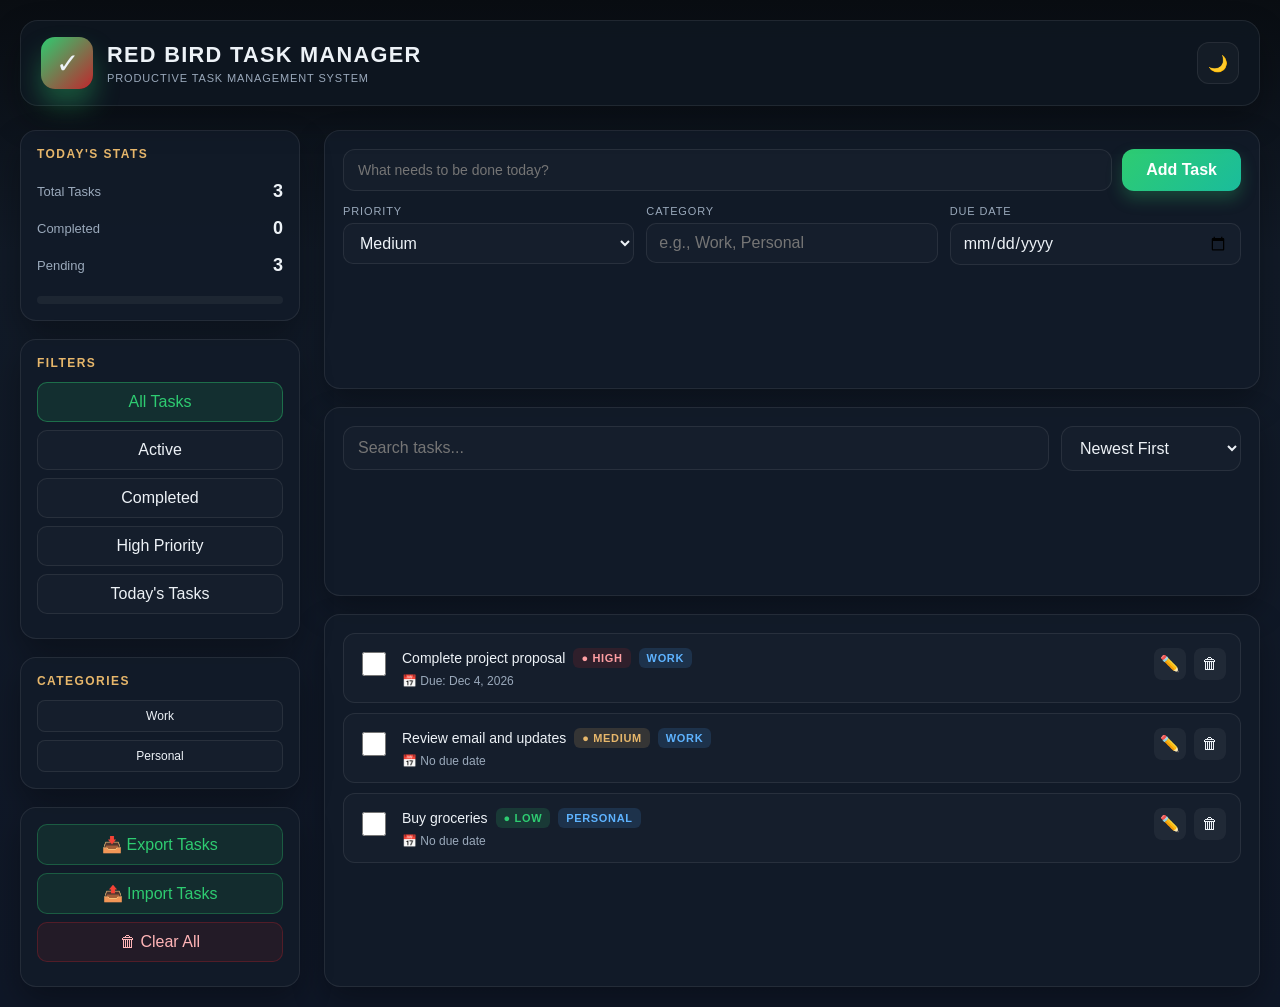
<file: public/todo.html>
<!DOCTYPE html>
<html lang="en">
<head>
  <meta charset="UTF-8" />
  <meta name="viewport" content="width=device-width, initial-scale=1.0" />
  <title>Red Bird Task Manager | Professional To-Do List</title>
  <link rel="stylesheet" href="css/todo.css" />
</head>
<body>
  <div class="app">
    <!-- HEADER -->
    <header class="header">
      <div class="header-content">
        <div class="logo-section">
          <div class="logo-mark">✓</div>
          <div class="logo-text">
            <h1>RED BIRD TASK MANAGER</h1>
            <p>Productive Task Management System</p>
          </div>
        </div>
        <div class="header-actions">
          <button id="themeToggle" class="theme-toggle" title="Toggle dark/light mode">🌙</button>
        </div>
      </div>
    </header>

    <!-- MAIN CONTENT -->
    <main class="main-content">
      <div class="container">
        <div class="todo-layout">
          <!-- LEFT SIDEBAR - STATS & FILTERS -->
          <aside class="sidebar">
            <div class="stats-card">
              <h3>Today's Stats</h3>
              <div class="stat-item">
                <span>Total Tasks</span>
                <strong id="totalTasks">0</strong>
              </div>
              <div class="stat-item">
                <span>Completed</span>
                <strong id="completedTasks">0</strong>
              </div>
              <div class="stat-item">
                <span>Pending</span>
                <strong id="pendingTasks">0</strong>
              </div>
              <div class="progress-bar">
                <div class="progress-fill" id="progressFill"></div>
              </div>
            </div>

            <div class="filters-card">
              <h3>Filters</h3>
              <button class="filter-btn active" data-filter="all">All Tasks</button>
              <button class="filter-btn" data-filter="active">Active</button>
              <button class="filter-btn" data-filter="completed">Completed</button>
              <button class="filter-btn" data-filter="high">High Priority</button>
              <button class="filter-btn" data-filter="today">Today's Tasks</button>
            </div>

            <div class="categories-card">
              <h3>Categories</h3>
              <div id="categoriesList" class="categories-list">
                <!-- Categories will be added dynamically -->
              </div>
            </div>

            <div class="actions-card">
              <button id="exportBtn" class="action-btn">📥 Export Tasks</button>
              <button id="importBtn" class="action-btn">📤 Import Tasks</button>
              <button id="clearBtn" class="action-btn danger">🗑 Clear All</button>
              <input type="file" id="importFile" accept=".json" style="display: none;" />
            </div>
          </aside>

          <!-- MAIN CONTENT AREA -->
          <div class="main-area">
            <!-- INPUT SECTION -->
            <section class="input-section">
              <div class="input-container">
                <input
                  type="text"
                  id="taskInput"
                  class="task-input"
                  placeholder="What needs to be done today?"
                  autocomplete="off"
                />
                <button id="addBtn" class="add-btn">Add Task</button>
              </div>

              <div class="task-options">
                <div class="option-group">
                  <label>Priority</label>
                  <select id="prioritySelect">
                    <option value="low">Low</option>
                    <option value="medium" selected>Medium</option>
                    <option value="high">High</option>
                  </select>
                </div>
                <div class="option-group">
                  <label>Category</label>
                  <input type="text" id="categoryInput" placeholder="e.g., Work, Personal" />
                </div>
                <div class="option-group">
                  <label>Due Date</label>
                  <input type="date" id="dueDateInput" />
                </div>
              </div>
            </section>

            <!-- SEARCH & SORT -->
            <section class="controls-section">
              <div class="search-box">
                <input
                  type="text"
                  id="searchInput"
                  class="search-input"
                  placeholder="Search tasks..."
                />
              </div>
              <div class="sort-box">
                <select id="sortSelect">
                  <option value="date-desc">Newest First</option>
                  <option value="date-asc">Oldest First</option>
                  <option value="priority">High Priority First</option>
                  <option value="name">Alphabetical (A-Z)</option>
                </select>
              </div>
            </section>

            <!-- TASKS LIST -->
            <section class="tasks-section">
              <div id="tasksList" class="tasks-list">
                <div class="empty-state">
                  <div class="empty-icon">📝</div>
                  <p>No tasks yet. Add one to get started!</p>
                </div>
              </div>
            </section>
          </div>
        </div>
      </div>
    </main>

    <!-- TASK EDIT MODAL -->
    <div id="editModal" class="modal">
      <div class="modal-content">
        <div class="modal-header">
          <h2>Edit Task</h2>
          <button class="modal-close">×</button>
        </div>
        <div class="modal-body">
          <div class="form-group">
            <label>Task Title</label>
            <input type="text" id="editTaskTitle" />
          </div>
          <div class="form-group">
            <label>Task Description</label>
            <textarea id="editTaskDesc" rows="4"></textarea>
          </div>
          <div class="form-row">
            <div class="form-group">
              <label>Priority</label>
              <select id="editTaskPriority">
                <option value="low">Low</option>
                <option value="medium">Medium</option>
                <option value="high">High</option>
              </select>
            </div>
            <div class="form-group">
              <label>Category</label>
              <input type="text" id="editTaskCategory" />
            </div>
          </div>
          <div class="form-group">
            <label>Due Date</label>
            <input type="date" id="editTaskDueDate" />
          </div>
        </div>
        <div class="modal-footer">
          <button id="cancelEditBtn" class="btn-secondary">Cancel</button>
          <button id="saveEditBtn" class="btn-primary">Save Changes</button>
        </div>
      </div>
    </div>
  </div>

  <!-- SCRIPTS -->
  <script src="js/todo.js"></script>
</body>
</html>
</file>
<file: public/css/todo.css>
:root {
  --bg: #0b1220;
  --panel: #121b29;
  --panel-soft: #182430;
  --line: rgba(255,255,255,0.08);
  --text: #edf2f7;
  --muted: #9aa9bb;
  --red: #c0272d;
  --red-deep: #7a1419;
  --gold: #e7b76b;
  --navy: #0b2545;
  --cream: #f7f3ee;
  --light: #ffffff;
  --green: #2ecc71;
  --shadow: 0 14px 32px rgba(0, 0, 0, 0.3);
}

body {
  margin: 0;
  font-family: Inter, Arial, sans-serif;
  background: linear-gradient(180deg, #090d12, #111a27 25%, #0f1727 100%);
  color: var(--text);
}

* { box-sizing: border-box; }

button, input, textarea, select {
  font: inherit;
}

.app {
  min-height: 100vh;
  padding: 20px;
}

.container {
  width: min(1600px, 100%);
  margin: 0 auto;
}

/* HEADER */
.header {
  position: sticky;
  top: 0;
  z-index: 100;
  margin-bottom: 24px;
}

.header-content {
  display: flex;
  align-items: center;
  justify-content: space-between;
  gap: 20px;
  background: rgba(15, 23, 33, 0.86);
  border: 1px solid var(--line);
  border-radius: 18px;
  padding: 16px 20px;
  backdrop-filter: blur(10px);
  box-shadow: var(--shadow);
}

.logo-section {
  display: flex;
  align-items: center;
  gap: 14px;
}

.logo-mark {
  width: 52px;
  height: 52px;
  border-radius: 14px;
  display: grid;
  place-items: center;
  font-size: 28px;
  background: linear-gradient(135deg, var(--green), var(--red));
  box-shadow: 0 16px 26px rgba(46, 204, 113, 0.35);
}

.logo-text h1 {
  margin: 0;
  font-size: clamp(1rem, 1.7vw, 1.5rem);
  letter-spacing: 0.06em;
}

.logo-text p {
  margin: 4px 0 0;
  color: var(--muted);
  font-size: 11px;
  letter-spacing: 0.08em;
  text-transform: uppercase;
}

.theme-toggle {
  background: rgba(255,255,255,0.03);
  border: 1px solid var(--line);
  color: var(--text);
  width: 42px;
  height: 42px;
  border-radius: 12px;
  cursor: pointer;
  transition: 0.2s ease;
}

/* MAIN LAYOUT */
.todo-layout {
  display: grid;
  grid-template-columns: 280px 1fr;
  gap: 24px;
}

.sidebar {
  display: grid;
  gap: 18px;
  height: fit-content;
  position: sticky;
  top: 100px;
}

.stats-card,
.filters-card,
.categories-card,
.actions-card {
  background: rgba(18,27,41,0.95);
  border: 1px solid var(--line);
  border-radius: 16px;
  box-shadow: var(--shadow);
  padding: 16px;
}

.stats-card h3,
.filters-card h3,
.categories-card h3 {
  margin: 0 0 12px;
  color: var(--gold);
  font-size: 12px;
  letter-spacing: 0.12em;
  text-transform: uppercase;
}

.stat-item {
  display: flex;
  justify-content: space-between;
  align-items: center;
  padding: 8px 0;
  color: var(--muted);
  font-size: 13px;
}

.stat-item strong {
  color: var(--text);
  font-size: 18px;
}

.progress-bar {
  width: 100%;
  height: 8px;
  background: rgba(255,255,255,0.05);
  border-radius: 999px;
  overflow: hidden;
  margin-top: 12px;
}

.progress-fill {
  height: 100%;
  background: linear-gradient(90deg, var(--green), var(--red));
  width: 0%;
  transition: width 0.3s ease;
}

.filter-btn {
  width: 100%;
  background: rgba(255,255,255,0.02);
  border: 1px solid var(--line);
  color: var(--text);
  padding: 10px 12px;
  border-radius: 10px;
  cursor: pointer;
  margin-bottom: 8px;
  transition: 0.2s ease;
}

.filter-btn:hover,
.filter-btn.active {
  background: rgba(46, 204, 113, 0.12);
  border-color: rgba(46, 204, 113, 0.4);
  color: var(--green);
}

.categories-list {
  display: flex;
  flex-direction: column;
  gap: 8px;
}

.category-tag {
  background: rgba(255,255,255,0.02);
  border: 1px solid var(--line);
  color: var(--text);
  padding: 8px 10px;
  border-radius: 8px;
  font-size: 12px;
  cursor: pointer;
  transition: 0.2s ease;
}

.category-tag:hover {
  border-color: rgba(46, 204, 113, 0.4);
  color: var(--green);
}

.action-btn {
  width: 100%;
  background: rgba(46, 204, 113, 0.1);
  border: 1px solid rgba(46, 204, 113, 0.3);
  color: var(--green);
  padding: 10px 12px;
  border-radius: 10px;
  cursor: pointer;
  margin-bottom: 8px;
  transition: 0.2s ease;
}

.action-btn:hover {
  background: rgba(46, 204, 113, 0.2);
  border-color: rgba(46, 204, 113, 0.6);
}

.action-btn.danger {
  background: rgba(192, 39, 45, 0.1);
  border-color: rgba(192, 39, 45, 0.3);
  color: #ffb5b7;
}

.action-btn.danger:hover {
  background: rgba(192, 39, 45, 0.2);
  border-color: rgba(192, 39, 45, 0.6);
}

/* MAIN AREA */
.main-area {
  display: grid;
  gap: 18px;
}

.input-section,
.controls-section,
.tasks-section {
  background: rgba(18,27,41,0.95);
  border: 1px solid var(--line);
  border-radius: 16px;
  box-shadow: var(--shadow);
  padding: 18px;
}

.input-container {
  display: flex;
  gap: 10px;
  margin-bottom: 14px;
}

.task-input {
  flex: 1;
  background: rgba(255,255,255,0.02);
  border: 1px solid var(--line);
  color: var(--text);
  padding: 12px 14px;
  border-radius: 12px;
  font-size: 14px;
}

.task-input:focus {
  outline: none;
  border-color: rgba(46, 204, 113, 0.4);
  box-shadow: 0 0 0 3px rgba(46, 204, 113, 0.1);
}

.add-btn {
  background: linear-gradient(135deg, var(--green), #1abc9c);
  border: none;
  color: white;
  padding: 12px 24px;
  border-radius: 12px;
  cursor: pointer;
  font-weight: 700;
  box-shadow: 0 8px 16px rgba(46, 204, 113, 0.25);
  transition: 0.2s ease;
}

.add-btn:hover {
  transform: translateY(-2px);
  box-shadow: 0 10px 20px rgba(46, 204, 113, 0.35);
}

.task-options {
  display: grid;
  grid-template-columns: repeat(3, 1fr);
  gap: 12px;
}

.option-group {
  display: flex;
  flex-direction: column;
  gap: 6px;
}

.option-group label {
  font-size: 11px;
  color: var(--muted);
  letter-spacing: 0.08em;
  text-transform: uppercase;
}

.option-group input,
.option-group select {
  background: rgba(255,255,255,0.02);
  border: 1px solid var(--line);
  color: var(--text);
  padding: 10px 12px;
  border-radius: 10px;
}

/* CONTROLS */
.controls-section {
  display: flex;
  gap: 12px;
}

.search-box {
  flex: 1;
}

.search-input {
  width: 100%;
  background: rgba(255,255,255,0.02);
  border: 1px solid var(--line);
  color: var(--text);
  padding: 12px 14px;
  border-radius: 12px;
}

.sort-box {
  min-width: 180px;
}

.sort-box select {
  width: 100%;
  background: rgba(255,255,255,0.02);
  border: 1px solid var(--line);
  color: var(--text);
  padding: 12px 14px;
  border-radius: 12px;
}

/* TASKS LIST */
.tasks-list {
  display: grid;
  gap: 10px;
  max-height: calc(100vh - 400px);
  overflow-y: auto;
}

.empty-state {
  text-align: center;
  padding: 40px 20px;
  color: var(--muted);
}

.empty-icon {
  font-size: 48px;
  margin-bottom: 12px;
}

.task-item {
  display: grid;
  grid-template-columns: 32px 1fr auto;
  gap: 12px;
  align-items: start;
  background: rgba(255,255,255,0.02);
  border: 1px solid var(--line);
  border-radius: 12px;
  padding: 14px;
  transition: 0.2s ease;
}

.task-item:hover {
  background: rgba(255,255,255,0.04);
  border-color: rgba(46, 204, 113, 0.3);
}

.task-item.completed {
  opacity: 0.6;
}

.task-item.completed .task-text {
  text-decoration: line-through;
}

.task-checkbox {
  width: 24px;
  height: 24px;
  cursor: pointer;
  accent-color: var(--green);
  margin-top: 4px;
}

.task-content {
  display: grid;
  gap: 6px;
}

.task-header {
  display: flex;
  align-items: center;
  gap: 8px;
  flex-wrap: wrap;
}

.task-text {
  font-size: 14px;
  color: var(--text);
}

.task-badge {
  display: inline-flex;
  align-items: center;
  gap: 4px;
  padding: 4px 8px;
  border-radius: 6px;
  font-size: 11px;
  font-weight: 700;
  letter-spacing: 0.06em;
  text-transform: uppercase;
}

.badge-high {
  background: rgba(192, 39, 45, 0.15);
  color: #ff9fa3;
}

.badge-medium {
  background: rgba(231, 183, 107, 0.15);
  color: var(--gold);
}

.badge-low {
  background: rgba(46, 204, 113, 0.15);
  color: var(--green);
}

.badge-category {
  background: rgba(74, 163, 255, 0.15);
  color: #5eb3ff;
}

.task-meta {
  font-size: 12px;
  color: var(--muted);
}

.task-actions {
  display: flex;
  gap: 8px;
}

.task-btn {
  width: 32px;
  height: 32px;
  border-radius: 8px;
  border: none;
  background: rgba(255,255,255,0.05);
  color: var(--text);
  cursor: pointer;
  display: grid;
  place-items: center;
  transition: 0.2s ease;
}

.task-btn:hover {
  background: rgba(192, 39, 45, 0.2);
  color: #ffb5b7;
}

/* MODAL */
.modal {
  display: none;
  position: fixed;
  inset: 0;
  background: rgba(0, 0, 0, 0.6);
  z-index: 1000;
  align-items: center;
  justify-content: center;
  padding: 20px;
}

.modal.active {
  display: flex;
}

.modal-content {
  background: linear-gradient(180deg, #121b29, #0f1723);
  border: 1px solid var(--line);
  border-radius: 18px;
  max-width: 500px;
  width: 100%;
  max-height: 90vh;
  overflow-y: auto;
  box-shadow: 0 20px 60px rgba(0, 0, 0, 0.5);
}

.modal-header {
  display: flex;
  justify-content: space-between;
  align-items: center;
  padding: 20px;
  border-bottom: 1px solid var(--line);
}

.modal-header h2 {
  margin: 0;
  color: var(--green);
}

.modal-close {
  background: none;
  border: none;
  color: var(--muted);
  font-size: 28px;
  cursor: pointer;
}

.modal-body {
  padding: 20px;
}

.form-group {
  margin-bottom: 16px;
}

.form-group label {
  display: block;
  margin-bottom: 6px;
  color: var(--muted);
  font-size: 12px;
  letter-spacing: 0.08em;
  text-transform: uppercase;
}

.form-group input,
.form-group textarea,
.form-group select {
  width: 100%;
  background: rgba(255,255,255,0.02);
  border: 1px solid var(--line);
  color: var(--text);
  padding: 10px 12px;
  border-radius: 10px;
}

.form-row {
  display: grid;
  grid-template-columns: 1fr 1fr;
  gap: 12px;
}

.modal-footer {
  display: flex;
  gap: 12px;
  padding: 20px;
  border-top: 1px solid var(--line);
}

.btn-primary,
.btn-secondary {
  flex: 1;
  padding: 12px 16px;
  border-radius: 10px;
  cursor: pointer;
  font-weight: 700;
  transition: 0.2s ease;
  border: none;
}

.btn-primary {
  background: linear-gradient(135deg, var(--green), #1abc9c);
  color: white;
  box-shadow: 0 8px 16px rgba(46, 204, 113, 0.25);
}

.btn-primary:hover {
  transform: translateY(-2px);
}

.btn-secondary {
  background: rgba(255,255,255,0.05);
  border: 1px solid var(--line);
  color: var(--text);
}

/* SCROLLBAR */
.tasks-list::-webkit-scrollbar {
  width: 8px;
}

.tasks-list::-webkit-scrollbar-track {
  background: transparent;
}

.tasks-list::-webkit-scrollbar-thumb {
  background: rgba(231, 183, 107, 0.3);
  border-radius: 4px;
}

.tasks-list::-webkit-scrollbar-thumb:hover {
  background: rgba(231, 183, 107, 0.5);
}

/* RESPONSIVE */
@media (max-width: 1024px) {
  .todo-layout {
    grid-template-columns: 1fr;
  }

  .sidebar {
    position: relative;
    top: auto;
  }

  .task-options {
    grid-template-columns: 1fr;
  }
}

@media (max-width: 700px) {
  .app {
    padding: 12px;
  }

  .task-item {
    grid-template-columns: 28px 1fr 24px;
  }

  .controls-section {
    flex-direction: column;
  }

  .sort-box {
    min-width: 100%;
  }

  .form-row {
    grid-template-columns: 1fr;
  }
}
</file>
